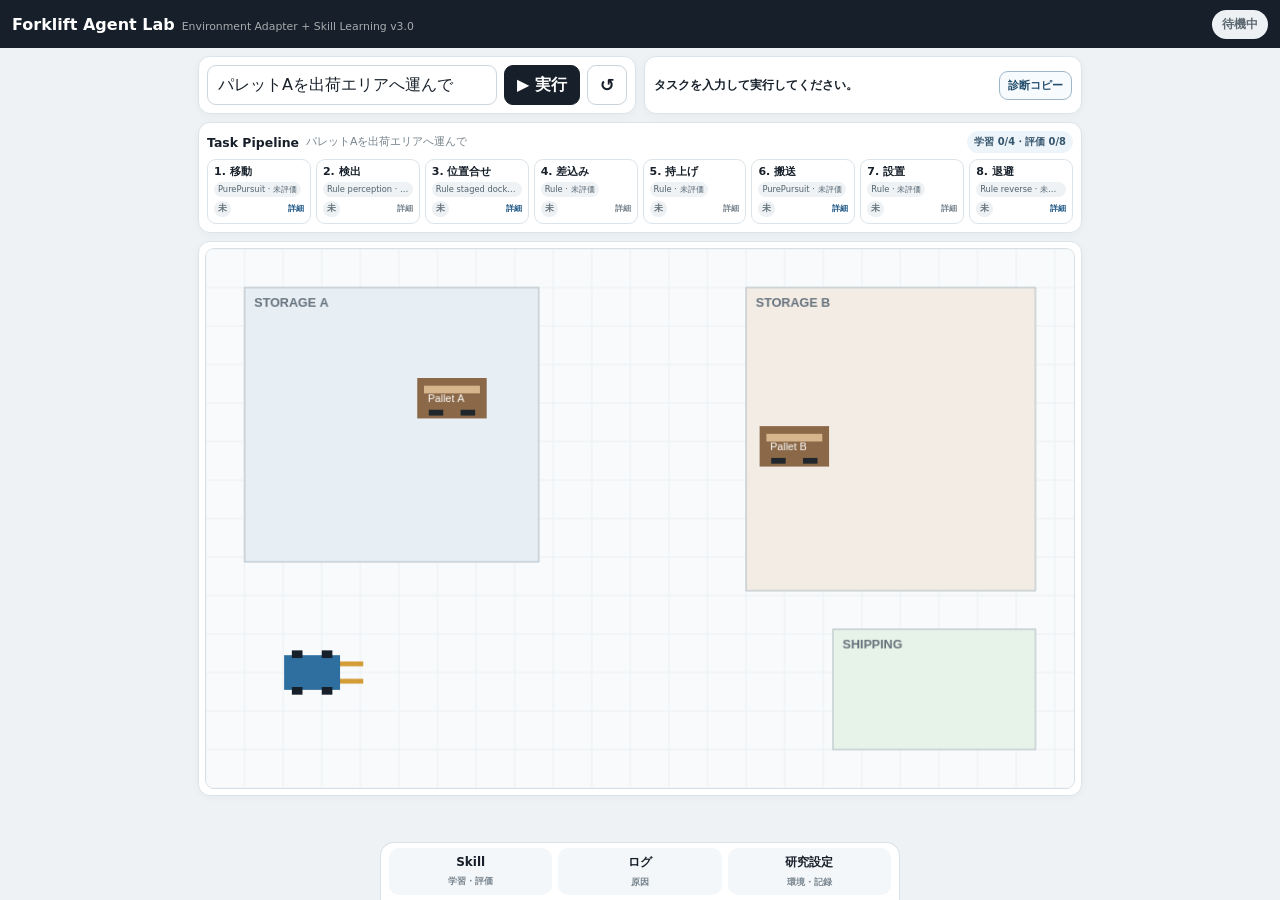
<file: index.html>
<!doctype html>
<html lang="ja">
<head>
  <meta charset="utf-8">
  <meta name="viewport" content="width=device-width,initial-scale=1,viewport-fit=cover">
  <title>Forklift Agent Lab v3.0</title>
  <link rel="stylesheet" href="./style.css">
</head>
<body>
<header class="mobile-header">
  <div><strong>Forklift Agent Lab</strong><span>Environment Adapter + Skill Learning v3.0</span></div>
  <div id="statusBadge" class="status-badge idle">待機中</div>
</header>

<main class="mobile-dashboard">
  <section class="task-strip">
    <input id="taskInput" value="パレットAを出荷エリアへ運んで" aria-label="タスク">
    <button id="runBtn" class="primary run-button">▶ 実行</button>
    <button id="resetBtn" class="icon-button" aria-label="最初に戻す">↺</button>
  </section>

  <section class="result-strip">
    <div class="result-main"><strong id="statusGuide">タスクを入力して実行してください。</strong><div id="failureSummary" class="failure-inline hidden">失敗: <code id="failureReason">-</code></div></div>
    <button id="copyDebugBtn" class="copy-btn compact">診断コピー</button>
  </section>

  <section class="pipeline-panel">
    <div class="pipeline-head"><div><strong>Task Pipeline</strong><span id="pipelineTaskName">パレット搬送</span></div><span id="pipelineLearnedSummary" class="learned-summary">学習 / 評価</span></div>
    <div id="taskPipeline" class="task-pipeline"></div>
  </section>

  <section class="sim-panel"><canvas id="simCanvas" width="900" height="560" aria-label="browser 2D smoke-test environment"></canvas></section>
</main>

<nav class="bottom-nav" aria-label="補助メニュー">
  <button data-open-sheet="learnSheet"><span>Skill</span><small>学習・評価</small></button>
  <button data-open-sheet="logSheet"><span>ログ</span><small>原因</small></button>
  <button data-open-sheet="settingsSheet"><span>研究設定</span><small>環境・記録</small></button>
</nav>

<div class="runtime-hidden" aria-hidden="true"><span id="statusTask"></span><span id="statusController"></span><span id="statusStep"></span><span id="statusCollision"></span></div>

<dialog id="learnSheet" class="bottom-sheet">
  <div class="sheet-head"><div><small>Taskを構成するSkillごとに管理</small><h2>Skill Learning / Evaluation</h2></div><button data-close-sheet>×</button></div>
  <div class="sheet-body"><p class="sheet-note">各Skillごとに学習状態と単体評価結果を確認できます。「評価」でそのSkillだけを複数条件でテストします。</p><div id="learningSkillList" class="learning-skill-list"></div></div>
</dialog>

<dialog id="logSheet" class="bottom-sheet">
  <div class="sheet-head"><div><small>失敗したときに見る</small><h2>Agent Log</h2></div><button data-close-sheet>×</button></div>
  <div class="sheet-body log-sheet-body"><div class="sheet-actions"><button class="copy-btn" data-copy-target="log">ログをコピー</button><button id="clearLogBtn">Clear</button></div><div id="log" class="log"></div></div>
</dialog>

<dialog id="settingsSheet" class="bottom-sheet tall-sheet">
  <div class="sheet-head"><div><small>実験条件とAdapter</small><h2>研究者向け設定</h2></div><button data-close-sheet>×</button></div>
  <div class="sheet-body settings-scroll">
    <details open>
      <summary>Environment Adapter</summary>
      <p class="sheet-note">上位のTask / Planner / Skill / Learningから実行環境を分離します。Browser 2DはUI・契約・動作確認用のSmoke Testであり、高忠実度シミュレータとして扱いません。</p>
      <div class="form-grid"><label>Environment<select id="environmentSelect"></select></label></div>
      <p id="environmentState" class="sheet-note">Environmentを読み込み中...</p>
    </details>

    <details open>
      <summary>Demonstration Recorder / 手動操作</summary>
      <p class="sheet-note">記録対象Skillを選び、「記録開始」後に方向ボタンを長押しします。1回の開始〜停止を1 Episodeとして保存し、Outcome / Quality / NoteはSkill学習画面で編集できます。記録元EnvironmentもDataset metadataへ保存します。</p>
      <div class="form-grid"><label>記録するSkill<select id="demoSkill"></select></label><label class="demo-replace-label"><span>Dataset</span><span><input id="demoReplaceToggle" type="checkbox"> 既存デモを置換</span></label></div>
      <div class="sheet-actions"><button id="demoRecordBtn" class="primary">● 記録開始</button><button id="demoStopBtn" disabled>■ 保存して停止</button><button id="demoDiscardBtn" disabled>破棄</button></div>
      <div id="demoRecordState" class="demo-record-state">Recorder: 待機中</div>
      <div class="manual-controls"><button data-manual="forward">↑ 前進</button><button data-manual="left">← 左</button><button data-manual="right">右 →</button><button data-manual="back">↓ 後退</button><button data-manual="lift">Fork</button></div>
      <div class="sheet-actions"><button id="stepBtn">1 Step</button><button id="planBtn">Task解析</button></div>
    </details>

    <details>
      <summary>Controller</summary>
      <div class="form-grid"><label>方式<select id="controllerSelect"><option value="pure_pursuit">Pure Pursuit</option><option value="rule_waypoint">Rule Waypoint</option><option value="pid_path">PID Path</option></select></label><label>Lookahead<input id="lookaheadInput" type="number" min="20" max="120" step="5" value="55"></label></div>
      <details class="nested-details"><summary>PID tuning</summary><div class="form-grid"><label>Kp<input id="pidKp" type="number" step="0.05" value="0.8"></label><label>Ki<input id="pidKi" type="number" step="0.01" value="0.01"></label><label>Kd<input id="pidKd" type="number" step="0.01" value="0.18"></label><label>CTE gain<input id="pidCte" type="number" step="0.1" value="1.2"></label></div></details>
    </details>

    <details><summary>Failure Lab</summary><div class="toggle-list"><label><input id="obstacleToggle" type="checkbox"> 障害物</label><label><input id="detectFailToggle" type="checkbox"> 検出を強制失敗</label><label><input id="alignFailToggle" type="checkbox"> 位置合わせを強制失敗</label><label><input id="insertFailToggle" type="checkbox"> 差し込みを強制失敗</label></div></details>

    <details><summary>Benchmark</summary><p class="sheet-note">Benchmark結果にはEnvironment ID/version/fidelityも保存します。</p><div class="form-grid"><label>Seed<input id="benchmarkSeed" type="text" value="42"></label><label>Scenarios<input id="benchmarkScenarios" type="number" min="1" max="50" value="8"></label></div><div class="sheet-actions"><button id="batchBtn" class="primary">実行</button><button id="benchmarkJsonBtn">JSON</button><button id="benchmarkCsvBtn">CSV</button><button class="copy-btn" data-copy-target="batchState">コピー</button></div><pre id="batchState" class="data-box small">No benchmark result yet.</pre></details>

    <details><summary>内部データ</summary>
      <h3>Episode</h3><div class="sheet-actions"><button class="copy-btn" data-copy-target="episodeState">コピー</button><button id="downloadEpisodeBtn">JSON保存</button></div><pre id="episodeState" class="data-box"></pre>
      <h3>Decision History</h3><div id="skillQueue" class="skill-queue"></div>
      <h3>Agent State</h3><button class="copy-btn" data-copy-target="agentState">コピー</button><pre id="agentState" class="data-box"></pre>
      <h3>Robot / Environment State</h3><button class="copy-btn" data-copy-target="robotState">コピー</button><pre id="robotState" class="data-box"></pre>
    </details>
  </div>
</dialog>

<div id="toast" class="toast" role="status" aria-live="polite"></div>
<script type="module" src="./app.js"></script>
<script type="module" src="./pipeline.js"></script>
<script type="module" src="./mobile_ui.js"></script>
</body>
</html>
</file>
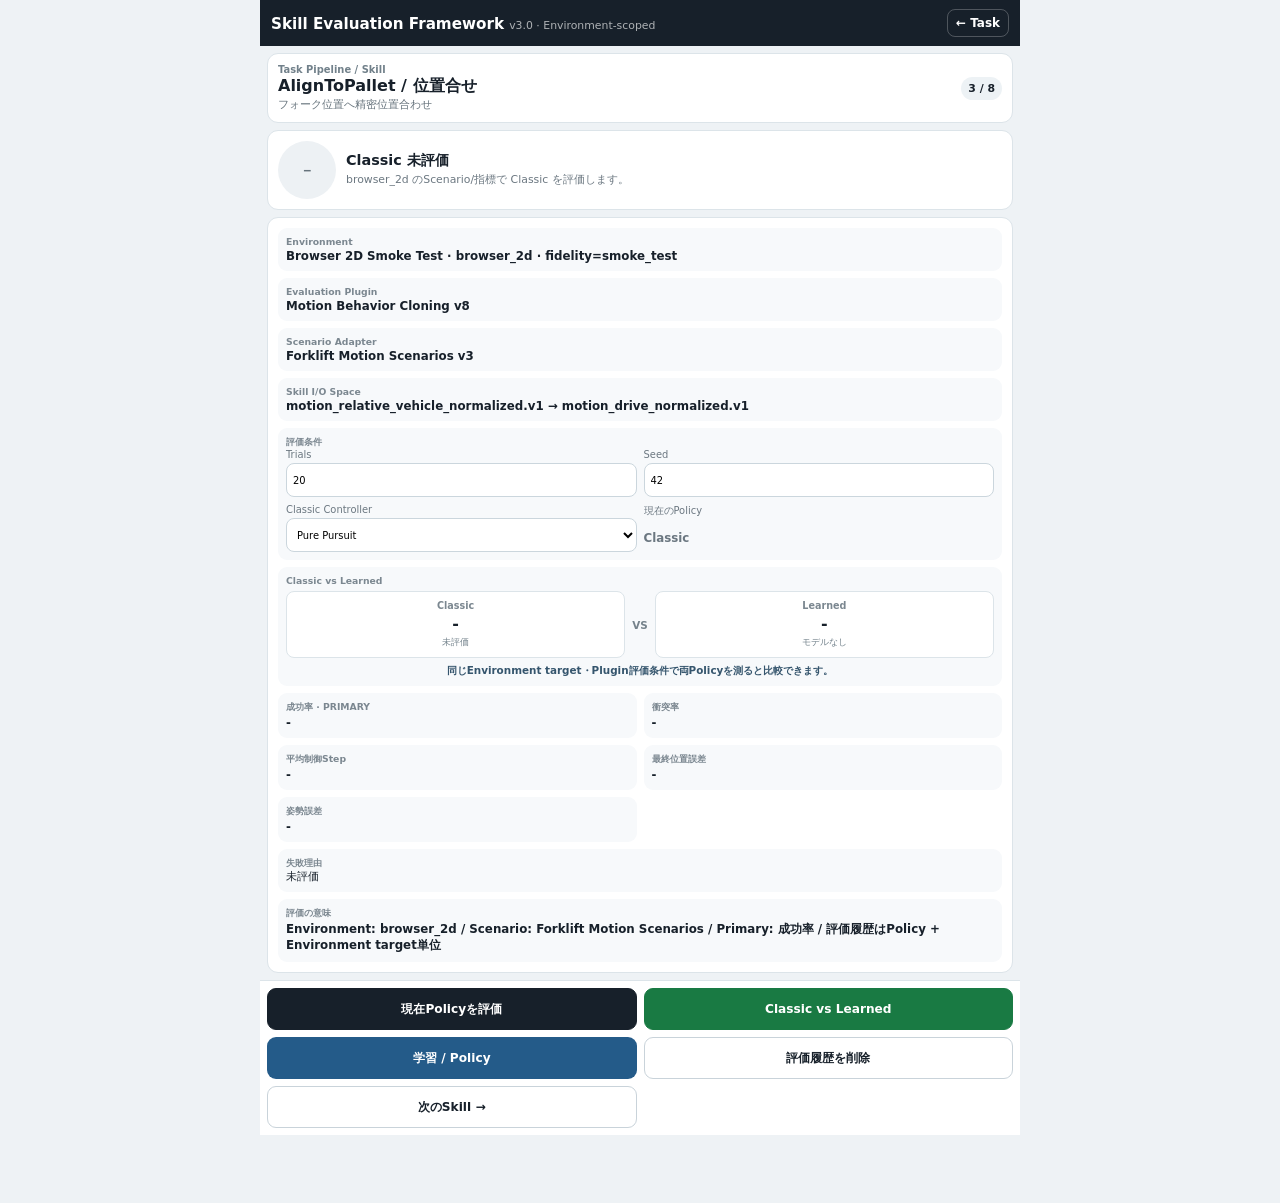
<file: evaluate.html>
<!doctype html>
<html lang="ja">
<head>
<meta charset="utf-8"><meta name="viewport" content="width=device-width,initial-scale=1,viewport-fit=cover">
<title>Skill Evaluation Framework v3.0</title><link rel="stylesheet" href="./style.css">
<style>
body{min-height:100dvh;overflow:hidden;background:#eef2f5}.eval-screen{height:100dvh;display:grid;grid-template-rows:auto 1fr auto;max-width:760px;margin:auto}.eval-top{padding:9px 11px;background:#17202a;color:#fff;display:flex;align-items:center;justify-content:space-between}.eval-top strong{font-size:.95rem}.eval-top span{font-size:.68rem;opacity:.65}.back-link{color:#fff;text-decoration:none;font-weight:800;font-size:.75rem;border:1px solid rgba(255,255,255,.24);border-radius:8px;padding:6px 8px}.eval-main{min-height:0;padding:7px;display:grid;grid-template-rows:auto auto 1fr;gap:7px;overflow:hidden}.skill-focus,.score-card,.eval-grid{background:#fff;border:1px solid #dce4e9;border-radius:11px;padding:10px}.skill-focus{display:flex;justify-content:space-between;gap:8px;align-items:center}.skill-focus small{display:block;font-size:.62rem;color:#71808a;font-weight:800}.skill-focus h1{font-size:1rem;margin:1px 0}.skill-focus p{font-size:.68rem;margin:0;color:#66737c}.skill-number{font-size:.68rem;font-weight:900;background:#edf2f5;border-radius:999px;padding:5px 7px}.score-card{display:grid;grid-template-columns:auto 1fr;gap:10px;align-items:center}.score-ring{width:58px;height:58px;border-radius:50%;display:grid;place-items:center;background:#edf1f4;color:#66737c;font-size:.9rem;font-weight:900}.score-ring.good{background:#dff2e6;color:#176b3b}.score-ring.bad{background:#ffe1de;color:#a11d14}.score-card h2{font-size:.9rem;margin:0}.score-card p{font-size:.68rem;color:#6b7780;margin:3px 0}.eval-grid{min-height:0;overflow:auto;display:grid;grid-template-columns:1fr 1fr;gap:7px}.metric{background:#f7f9fb;border-radius:9px;padding:8px}.metric span{display:block;font-size:.58rem;color:#7b8790;font-weight:800}.metric strong{display:block;font-size:.74rem;margin-top:2px;overflow-wrap:anywhere}.metric.full{grid-column:1/-1}.eval-settings{display:grid;grid-template-columns:1fr 1fr;gap:7px}.eval-settings label{display:grid;gap:3px;font-size:.62rem;color:#6b7780}.eval-settings input,.eval-settings select{width:100%;min-height:34px;border:1px solid #cbd6dd;border-radius:8px;padding:6px;background:#fff}.failure-box{font-size:.66rem;white-space:pre-wrap;overflow-wrap:anywhere;margin:0}.comparison{display:grid;grid-template-columns:1fr auto 1fr;gap:7px;align-items:stretch;margin-top:5px}.compare-side{background:#fff;border:1px solid #dce4e9;border-radius:8px;padding:8px;text-align:center}.compare-side span{font-size:.6rem}.compare-side strong{font-size:1rem;margin-top:3px}.compare-side small{display:block;font-size:.58rem;color:#71808a;margin-top:3px}.compare-vs{display:grid;place-items:center;font-size:.65rem;font-weight:900;color:#75828b}.compare-delta{margin-top:6px;font-size:.65rem;font-weight:850;text-align:center;color:#35556d}.eval-actions{display:grid;grid-template-columns:1fr 1fr;gap:7px;padding:7px max(7px,env(safe-area-inset-right)) calc(7px + env(safe-area-inset-bottom)) max(7px,env(safe-area-inset-left));background:#fff;border-top:1px solid #dce4e9}.eval-actions button,.eval-actions a{min-height:42px;font-size:.76rem}.run-eval{background:#17202a;color:#fff;border-color:#17202a}.compare-btn{background:#197a43;color:#fff;border-color:#197a43}.skill-link{background:#245b89;color:#fff;text-decoration:none;border-radius:9px;display:flex;align-items:center;justify-content:center;font-weight:850}.progress{font-size:.66rem;color:#9a6700;font-weight:800}.hidden{display:none!important}@media(min-width:700px){body{overflow:auto}.eval-screen{height:auto;min-height:100dvh}.eval-main,.eval-grid{overflow:visible}}
</style></head>
<body><div class="eval-screen">
<header class="eval-top"><div><strong>Skill Evaluation Framework</strong> <span>v3.0 · Environment-scoped</span></div><a class="back-link" href="./index.html">← Task</a></header>
<main class="eval-main">
<section class="skill-focus"><div><small>Task Pipeline / Skill</small><h1 id="skillTitle">読み込み中...</h1><p id="skillDesc"></p></div><div id="skillNumber" class="skill-number">- / 8</div></section>
<section class="score-card"><div id="scoreRing" class="score-ring">－</div><div><h2 id="scoreTitle">未評価</h2><p id="scoreMessage">Plugin定義を読み込み中...</p><div id="progress" class="progress hidden"></div></div></section>
<section class="eval-grid">
<div class="metric full"><span>Environment</span><strong id="environmentState">-</strong></div>
<div class="metric full"><span>Evaluation Plugin</span><strong id="pluginState">-</strong></div>
<div class="metric full"><span>Scenario Adapter</span><strong id="scenarioAdapterState">-</strong></div>
<div class="metric full"><span>Skill I/O Space</span><strong id="ioSpaceState">-</strong></div>
<div class="metric full"><span>評価条件</span><div id="evaluationParameters" class="eval-settings"></div></div>
<div class="metric full"><span>Classic vs Learned</span><div class="comparison"><div class="compare-side"><span>Classic</span><strong id="classicScore">-</strong><small id="classicMeta">未評価</small></div><div class="compare-vs">VS</div><div class="compare-side"><span>Learned</span><strong id="learnedScore">-</strong><small id="learnedMeta">現在Modelは未評価</small></div></div><div id="compareDelta" class="compare-delta">同じEnvironment・条件で比較できます。</div></div>
<div id="metricHost" style="display:contents"></div>
<div class="metric full"><span>評価の意味</span><strong id="evalNote">Environment / Model ID単位で評価結果を分離します。</strong></div>
</section></main>
<footer class="eval-actions"><button id="runBtn" class="run-eval">現在Policyを評価</button><button id="compareBtn" class="compare-btn">Classic vs Learned</button><a id="learnLink" class="skill-link" href="#">学習 / Policy</a><button id="clearBtn">評価履歴を削除</button><button id="nextBtn">次のSkill →</button></footer>
</div><script type="module" src="./src/learning/ui/evaluation_page.js"></script></body></html>
</file>
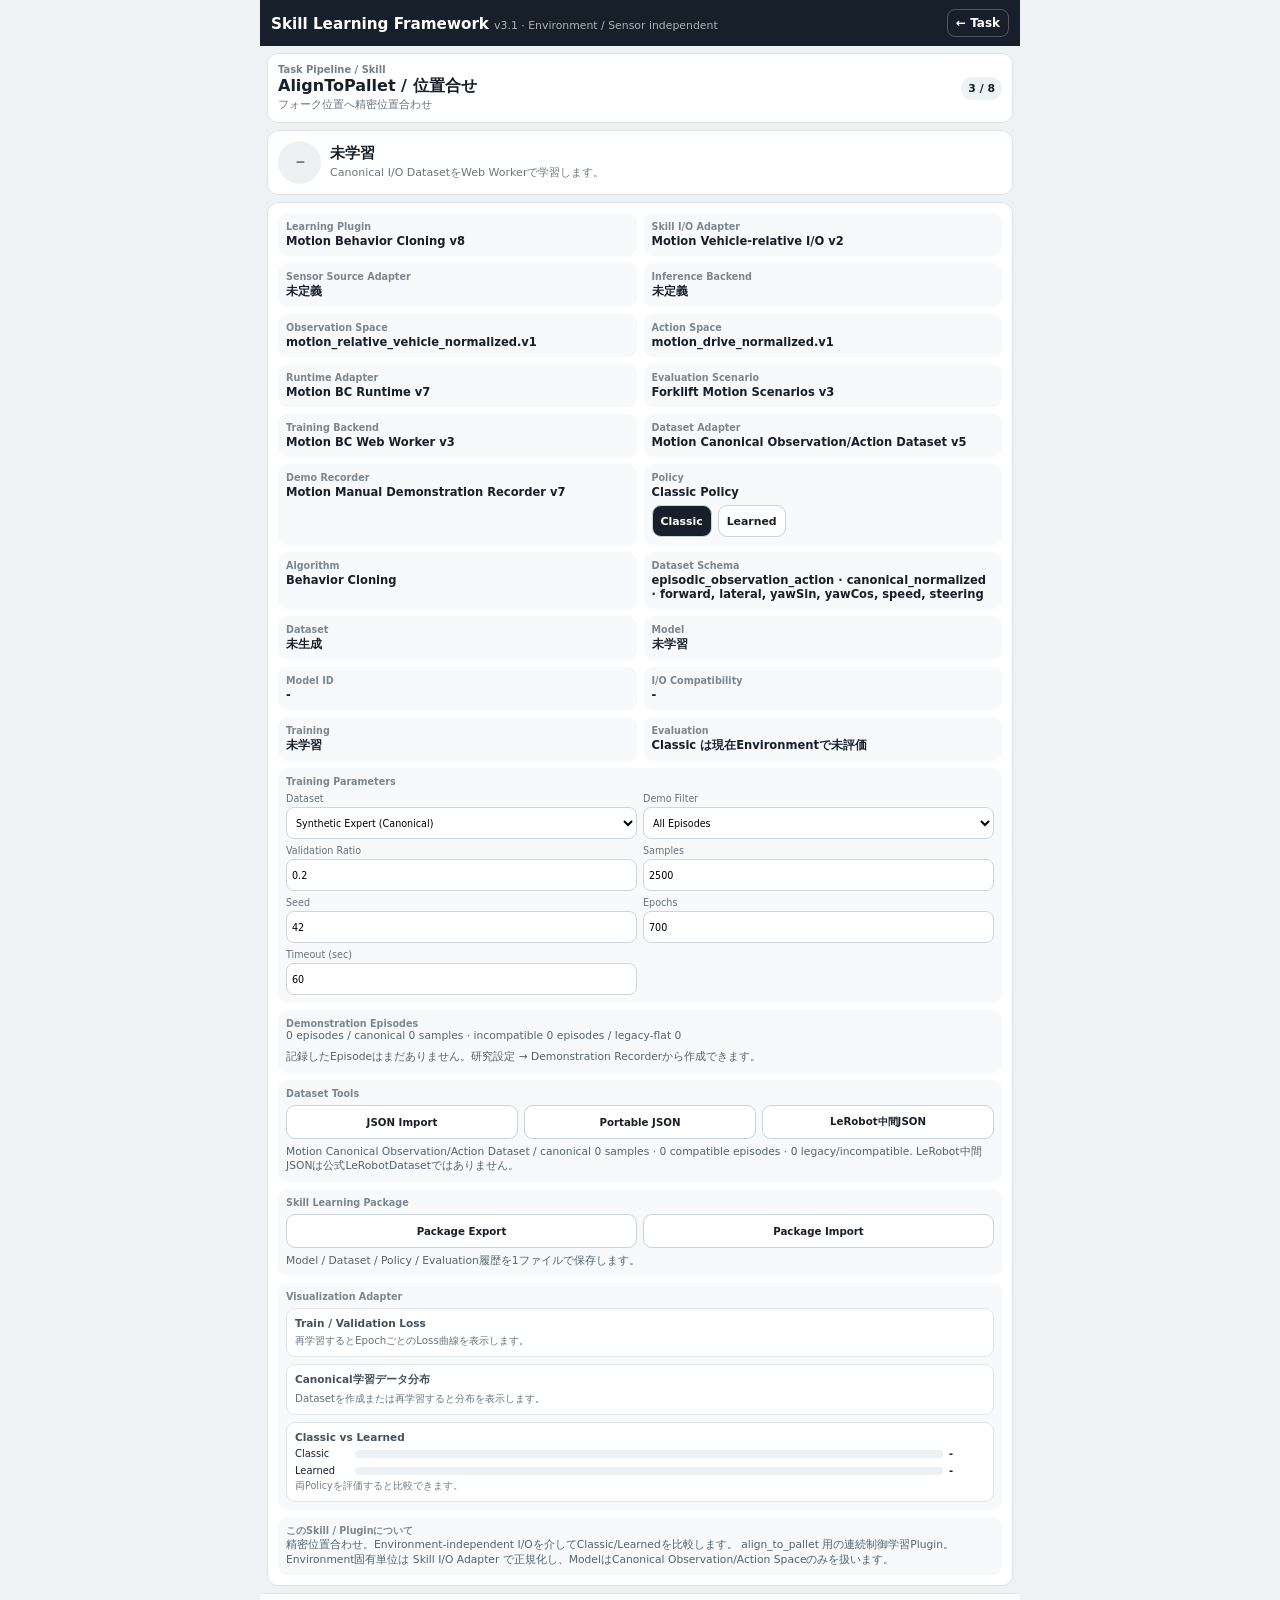
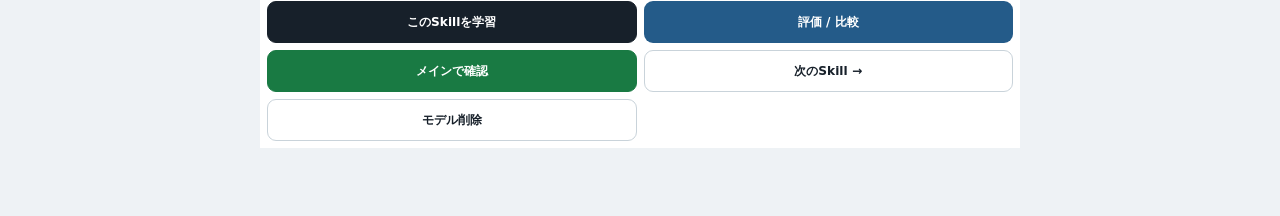
<file: learn.html>
<!doctype html>
<html lang="ja">
<head>
  <meta charset="utf-8"><meta name="viewport" content="width=device-width,initial-scale=1,viewport-fit=cover">
  <title>Skill Learning Framework v3.1</title><link rel="stylesheet" href="./style.css"><link rel="stylesheet" href="./learning_framework.css">
  <style>.demo-episode-list{display:grid;gap:6px;margin-top:7px}.demo-episode-row{background:#fff;border:1px solid #dce4e9;border-radius:8px;padding:7px}.demo-episode-head{display:flex;justify-content:space-between;gap:6px;align-items:center;margin-bottom:6px}.demo-episode-head strong{font-size:.64rem;overflow-wrap:anywhere}.demo-episode-head span{font-size:.55rem;color:#7b8790;text-align:right}.demo-episode-controls{display:grid;grid-template-columns:1fr 1fr minmax(90px,1.4fr) auto;gap:5px}.demo-episode-controls select,.demo-episode-controls input{min-width:0;width:100%;height:32px;border:1px solid #cbd6dd;border-radius:7px;padding:4px;font-size:.6rem;background:#fff}.episode-delete{height:32px;padding:4px 7px;font-size:.6rem;color:#a11d14;border-color:#efafa8;background:#fff0ee}@media(max-width:520px){.demo-episode-controls{grid-template-columns:1fr 1fr}.demo-episode-controls input{grid-column:1/-1}.episode-delete{grid-column:1/-1}.demo-episode-head{align-items:flex-start;flex-direction:column}.demo-episode-head span{text-align:left}}</style>
</head>
<body><div class="learn-screen">
<header class="learn-top"><div><strong>Skill Learning Framework</strong> <span>v3.1 · Environment / Sensor independent</span></div><a class="back-link" href="./index.html">← Task</a></header>
<main class="learn-main">
<section class="skill-focus"><div><small>Task Pipeline / Skill</small><h1 id="skillTitle">読み込み中...</h1><p id="skillDesc"></p></div><div id="skillNumber" class="skill-number">- / 8</div></section>
<section class="learn-status"><div id="learnIndicator" class="learn-indicator">－</div><div><h2 id="learnTitle">確認中...</h2><p id="learnMessage"></p><div id="trainingNote" class="training-note hidden">学習中...</div><button id="cancelTrainBtn" class="cancel-training hidden">学習をキャンセル</button></div></section>
<section class="learning-grid">
<div class="learning-item"><span>Learning Plugin</span><strong id="pluginState">-</strong></div>
<div class="learning-item"><span>Skill I/O Adapter</span><strong id="ioAdapterState">-</strong></div>
<div class="learning-item"><span>Sensor Source Adapter</span><strong id="sensorSourceState">-</strong></div>
<div class="learning-item"><span>Inference Backend</span><strong id="inferenceBackendState">-</strong></div>
<div class="learning-item"><span>Observation Space</span><strong id="observationSpaceState">-</strong></div>
<div class="learning-item"><span>Action Space</span><strong id="actionSpaceState">-</strong></div>
<div class="learning-item"><span>Runtime Adapter</span><strong id="runtimeAdapterState">-</strong></div>
<div class="learning-item"><span>Evaluation Scenario</span><strong id="scenarioAdapterState">-</strong></div>
<div class="learning-item"><span>Training Backend</span><strong id="trainingBackendState">-</strong></div>
<div class="learning-item"><span>Dataset Adapter</span><strong id="datasetAdapterState">-</strong></div>
<div class="learning-item"><span>Demo Recorder</span><strong id="demoRecorderState">-</strong></div>
<div class="learning-item"><span>Policy</span><strong id="policyState">-</strong><div id="policyButtons" class="policy-buttons"></div></div>
<div class="learning-item"><span>Algorithm</span><strong id="algorithmState">-</strong></div>
<div class="learning-item"><span>Dataset Schema</span><strong id="datasetSchema">-</strong></div>
<div class="learning-item"><span>Dataset</span><strong id="datasetState">-</strong></div>
<div class="learning-item"><span>Model</span><strong id="modelState">-</strong></div>
<div class="learning-item"><span>Model ID</span><strong id="modelIdState">-</strong></div>
<div class="learning-item"><span>I/O Compatibility</span><strong id="ioCompatibilityState">-</strong></div>
<div class="learning-item"><span>Training</span><strong id="trainingState">-</strong></div>
<div class="learning-item"><span>Evaluation</span><strong id="evaluationState">未実施</strong></div>
<div class="learning-item full"><span>Training Parameters</span><div id="trainingParameters" class="plugin-parameters"></div></div>
<div id="episodeCard" class="learning-item full"><span>Demonstration Episodes</span><p id="episodeSummary" class="learning-note">Episodeを読み込み中...</p><div id="episodeHost" class="demo-episode-list"></div></div>
<div id="datasetToolsCard" class="learning-item full"><span>Dataset Tools</span><div class="dataset-tools"><input id="datasetImportInput" type="file" accept="application/json,.json" hidden><button id="datasetImportBtn">JSON Import</button><button id="datasetExportBtn">Portable JSON</button><button id="lerobotExportBtn">LeRobot中間JSON</button></div><p id="datasetToolState" class="learning-note"></p></div>
<div class="learning-item full"><span>Skill Learning Package</span><div class="package-tools"><input id="packageImportInput" type="file" accept="application/json,.json" hidden><button id="packageExportBtn">Package Export</button><button id="packageImportBtn">Package Import</button></div><p id="packageState" class="learning-note">Model / Dataset / Policy / Evaluation履歴を1ファイルで保存します。</p></div>
<div class="learning-item full"><span>Visualization Adapter</span><div id="visualizationHost" class="plugin-viz-host"></div></div>
<div class="learning-item full"><span>このSkill / Pluginについて</span><p id="skillNote" class="learning-note"></p></div>
</section></main>
<footer class="learn-actions"><button id="trainBtn" class="primary-action">このSkillを学習</button><a id="evalLink" class="eval-link" href="#">評価 / 比較</a><a class="go-main" href="./index.html">メインで確認</a><button id="nextBtn">次のSkill →</button><button id="clearBtn">モデル削除</button></footer>
</div><script type="module" src="./src/learning/ui/learning_page.js"></script><script type="module" src="./src/learning/ui/plugin_extension_state.js"></script></body></html>
</file>
<file: style.css>
:root{font-family:Inter,system-ui,-apple-system,BlinkMacSystemFont,"Segoe UI",sans-serif;color:#17202a;background:#eef2f5;--ink:#17202a;--muted:#6b7780;--line:#dce4e9;--soft:#f7f9fb;--ok:#197a43;--ok-bg:#eaf7ef;--warn:#9a6700;--warn-bg:#fff7df;--bad:#b42318;--bad-bg:#fff0ee;--blue:#245b89}*{box-sizing:border-box}html,body{margin:0;min-height:100%;background:#eef2f5}button,input,select{font:inherit}button{border:1px solid #c9d3da;background:#fff;color:var(--ink);border-radius:9px;padding:8px 10px;font-weight:750;cursor:pointer}button.primary,.sheet-primary-link{background:var(--ink);color:#fff;border-color:var(--ink)}.copy-btn{border-color:#9fb6c7;color:#244e6d;background:#f7fbfe}.hidden{display:none!important}.runtime-hidden{display:none}.mobile-header{height:48px;background:#17202a;color:#fff;padding:0 12px;display:flex;align-items:center;justify-content:space-between;gap:8px}.mobile-header>div:first-child{display:flex;align-items:baseline;gap:7px;min-width:0}.mobile-header strong{font-size:1rem;white-space:nowrap}.mobile-header span{font-size:.68rem;opacity:.62}.status-badge{display:inline-flex;padding:6px 10px;border-radius:999px;font-weight:900;font-size:.76rem;white-space:nowrap}.status-badge.idle{background:#edf1f4;color:#5e6a72}.status-badge.running,.status-badge.ready,.status-badge.recovering{background:var(--warn-bg);color:var(--warn)}.status-badge.done{background:var(--ok-bg);color:var(--ok)}.status-badge.failed,.status-badge.invalid,.status-badge.aborted{background:var(--bad-bg);color:var(--bad)}.mobile-dashboard{max-width:900px;margin:auto;padding:8px;display:grid;gap:8px;grid-template-columns:1fr;grid-template-rows:auto auto auto 1fr}.task-strip,.result-strip,.pipeline-panel,.sim-panel{background:#fff;border:1px solid var(--line);border-radius:12px;box-shadow:0 2px 9px rgba(15,23,42,.035)}.task-strip{padding:8px;display:grid;grid-template-columns:minmax(0,1fr) auto auto;gap:7px;align-items:center}.task-strip input{min-width:0;width:100%;height:40px;border:1px solid #cbd6dd;border-radius:9px;padding:0 10px;color:var(--ink);background:#fff}.run-button{min-width:76px;height:40px}.icon-button{width:40px;height:40px;font-size:1.1rem}.result-strip{padding:7px 9px;display:flex;align-items:center;justify-content:space-between;gap:8px;min-height:44px}.result-main{min-width:0;display:flex;align-items:center;gap:8px;overflow:hidden}.result-main>strong{font-size:.76rem;white-space:nowrap;overflow:hidden;text-overflow:ellipsis}.failure-inline{font-size:.72rem;color:var(--bad);white-space:nowrap;overflow:hidden;text-overflow:ellipsis}.failure-inline code{font-size:.7rem}.compact{padding:6px 8px;font-size:.7rem;white-space:nowrap}.pipeline-panel{padding:8px}.pipeline-head{display:flex;align-items:center;justify-content:space-between;gap:8px;margin-bottom:6px}.pipeline-head>div{display:flex;align-items:center;gap:7px;min-width:0}.pipeline-head strong{font-size:.78rem}.pipeline-head>div span{font-size:.68rem;color:#75828b;white-space:nowrap;overflow:hidden;text-overflow:ellipsis}.learned-summary{font-size:.62rem!important;font-weight:850;color:#35556d!important;background:#eef5fa;border-radius:999px;padding:4px 7px;white-space:nowrap}.task-pipeline{display:grid;grid-template-columns:repeat(4,minmax(0,1fr));gap:5px}.pipeline-skill{position:relative;border:1px solid #dce4e9;border-radius:9px;padding:6px;min-width:0;background:#fff}.pipeline-skill.current{border-color:#d5a623;background:#fffaf0}.pipeline-skill.success{border-color:#9ed4b2;background:#f4fbf6}.pipeline-skill.failed{border-color:#efafa8;background:#fff6f5}.skill-order{display:none}.skill-main{min-width:0}.skill-main strong{display:block;font-size:.69rem;line-height:1.08;white-space:nowrap;overflow:hidden;text-overflow:ellipsis}.skill-desc{display:none}.skill-meta{margin-top:4px;display:flex;gap:3px;min-width:0}.skill-meta span{font-size:.52rem;background:#eef2f5;border-radius:999px;padding:2px 4px;color:#53636e;white-space:nowrap;overflow:hidden;text-overflow:ellipsis}.skill-meta span:nth-child(2){display:none}.skill-side{display:flex;align-items:center;justify-content:space-between;gap:3px;margin-top:4px}.pipeline-status{font-size:.54rem;font-weight:900;border-radius:999px;padding:2px 4px;background:#edf1f4;color:#66737c;white-space:nowrap}.pipeline-status.current{background:#fff0b8;color:#815c00}.pipeline-status.success{background:#dff2e6;color:#176b3b}.pipeline-status.failed{background:#ffe1de;color:#a11d14}.skill-learn-link{font-size:.53rem;font-weight:850;color:#245b89;text-decoration:none;white-space:nowrap}.sim-panel{padding:6px;min-height:0;display:flex;align-items:center;justify-content:center;overflow:hidden}.sim-panel canvas{display:block;max-width:100%;max-height:100%;width:100%;height:auto;aspect-ratio:900/560;background:#f8fafb;border:1px solid #d7dfe4;border-radius:9px;touch-action:none}.bottom-nav{position:fixed;left:0;right:0;bottom:0;z-index:30;height:58px;padding:5px 8px calc(5px + env(safe-area-inset-bottom));background:rgba(255,255,255,.96);border-top:1px solid #d9e1e6;display:grid;grid-template-columns:repeat(3,1fr);gap:6px;backdrop-filter:blur(12px)}.bottom-nav button{border:0;background:#f4f7f9;border-radius:10px;display:grid;place-items:center;padding:4px}.bottom-nav span{font-size:.75rem;font-weight:850}.bottom-nav small{font-size:.58rem;color:#7a8790}.bottom-sheet{width:min(680px,100%);max-width:none;margin:auto 0 0 0;border:0;border-radius:18px 18px 0 0;padding:0;background:#fff;color:var(--ink);max-height:82dvh;box-shadow:0 -12px 35px rgba(0,0,0,.18)}.bottom-sheet::backdrop{background:rgba(20,28,34,.42)}.sheet-head{position:sticky;top:0;z-index:2;background:#fff;border-bottom:1px solid #e6ecef;padding:12px 14px;display:flex;align-items:center;justify-content:space-between;gap:10px}.sheet-head small{display:block;font-size:.67rem;color:#7a8790}.sheet-head h2{font-size:1rem;margin:2px 0 0}.sheet-head>button{width:36px;height:36px;border-radius:50%;font-size:1.15rem}.sheet-body{padding:14px}.sheet-body p{color:var(--muted);font-size:.8rem}.sheet-primary-link{display:flex;align-items:center;justify-content:center;text-decoration:none;border-radius:10px;padding:11px 13px;font-weight:850;margin-top:12px}.model-state{display:flex;align-items:center;justify-content:space-between;gap:10px;padding:10px 0;border-top:1px solid #edf1f4}.model-state span{font-size:.74rem;color:#77848c}.model-state strong{font-size:.8rem}.sheet-note{margin-bottom:0}.sheet-actions,.manual-controls{display:flex;flex-wrap:wrap;gap:7px;margin:8px 0}.manual-controls button{touch-action:none;user-select:none;-webkit-user-select:none;min-width:76px}.manual-controls button.manual-active{background:#17202a;color:#fff;border-color:#17202a;transform:translateY(1px)}.demo-record-state{font-size:.72rem;font-weight:800;color:#53636e;background:#f7f9fb;border:1px solid #e4eaee;border-radius:8px;padding:8px;margin-top:8px}.demo-record-state.recording{background:#fff0ee;border-color:#efb1aa;color:#a11d14}.demo-replace-label>span:last-child{display:flex;align-items:center;gap:6px;min-height:36px}.demo-replace-label input{width:auto;min-height:auto}.log-sheet-body{padding-top:8px}.log{height:52dvh;overflow:auto;background:#111820;color:#d9e2e8;border-radius:10px;padding:10px;font-family:ui-monospace,SFMono-Regular,Menlo,monospace;font-size:.72rem}.log-line{padding:4px 0;border-bottom:1px solid rgba(255,255,255,.05);overflow-wrap:anywhere}.log-line .time{color:#758695}.log-line.planner{color:#9ad0ff}.log-line.skill{color:#ffd48c}.log-line.success{color:#9de39d}.log-line.error{color:#ff9d9d}.settings-scroll{overflow:auto;max-height:calc(82dvh - 60px)}.settings-scroll>details{border-bottom:1px solid #edf1f4;padding:9px 0}.settings-scroll summary{font-size:.88rem;font-weight:850;cursor:pointer}.form-grid{display:grid;grid-template-columns:1fr 1fr;gap:8px;margin-top:9px}.form-grid label{display:grid;gap:3px;font-size:.72rem;color:#66727c}.form-grid input,.form-grid select{width:100%;border:1px solid #cbd6dd;border-radius:8px;padding:8px;min-height:36px;background:#fff}.toggle-list{display:grid;gap:7px;margin-top:8px;font-size:.8rem}.nested-details{margin-top:8px}.data-box{white-space:pre-wrap;overflow-wrap:anywhere;background:#f7f9fa;border:1px solid #edf1f4;border-radius:8px;padding:9px;font-size:.7rem;line-height:1.4;max-height:260px;overflow:auto}.data-box.small{max-height:180px}.skill-queue{display:grid;gap:6px}.skill-item{border:1px solid #dce3e8;border-radius:8px;padding:7px;font-size:.72rem}.toast{position:fixed;left:50%;bottom:70px;transform:translate(-50%,16px);background:#17202a;color:#fff;border-radius:999px;padding:9px 14px;font-size:.75rem;font-weight:750;opacity:0;pointer-events:none;transition:.18s;z-index:100}.toast.show{opacity:1;transform:translate(-50%,0)}
@media(max-width:760px){html,body{height:100%;overflow:hidden}.mobile-dashboard{height:calc(100dvh - 48px - 58px - env(safe-area-inset-bottom));padding:6px;gap:6px;grid-template-rows:48px 38px 126px minmax(0,1fr)}.task-strip,.result-strip,.pipeline-panel,.sim-panel{border-radius:10px}.task-strip{padding:4px 6px}.task-strip input{height:38px;font-size:.78rem}.run-button,.icon-button{height:38px}.result-strip{padding:4px 7px;min-height:38px}.result-main>strong{font-size:.68rem}.compact{font-size:.63rem;padding:5px 7px}.pipeline-panel{padding:6px}.pipeline-head{margin-bottom:4px}.pipeline-head strong{font-size:.72rem}.pipeline-head>div span{font-size:.6rem}.task-pipeline{gap:4px}.pipeline-skill{padding:5px}.skill-main strong{font-size:.62rem}.skill-meta{margin-top:3px}.skill-meta span{font-size:.48rem}.skill-side{margin-top:3px}.pipeline-status,.skill-learn-link{font-size:.48rem}.sim-panel{padding:4px}.bottom-sheet{width:100%}}
@media(min-width:761px){body{padding-bottom:68px}.mobile-dashboard{grid-template-columns:1fr 1fr;grid-template-areas:"task result" "pipe pipe" "sim sim";grid-template-rows:auto auto minmax(360px,1fr)}.task-strip{grid-area:task}.result-strip{grid-area:result}.pipeline-panel{grid-area:pipe}.sim-panel{grid-area:sim}.bottom-nav{left:50%;right:auto;transform:translateX(-50%);width:min(520px,100%);border:1px solid #d9e1e6;border-bottom:0;border-radius:14px 14px 0 0}.task-pipeline{grid-template-columns:repeat(8,minmax(0,1fr))}}
</file>
<file: learning_framework.css>
body{min-height:100dvh;overflow:hidden;background:#eef2f5}.learn-screen{height:100dvh;display:grid;grid-template-rows:auto 1fr auto;max-width:760px;margin:auto}.learn-top{padding:9px 11px;background:#17202a;color:#fff;display:flex;align-items:center;justify-content:space-between}.learn-top strong{font-size:.95rem}.learn-top span{font-size:.68rem;opacity:.65}.back-link{color:#fff;text-decoration:none;font-weight:800;font-size:.75rem;border:1px solid rgba(255,255,255,.24);border-radius:8px;padding:6px 8px}.learn-main{min-height:0;padding:7px;display:grid;grid-template-rows:auto auto 1fr;gap:7px;overflow:hidden}.skill-focus,.learn-status,.learning-grid{background:#fff;border:1px solid #dce4e9;border-radius:11px;padding:10px}.skill-focus{display:flex;justify-content:space-between;gap:8px;align-items:center}.skill-focus small{display:block;font-size:.62rem;color:#71808a;font-weight:800}.skill-focus h1{font-size:1rem;margin:1px 0}.skill-focus p{font-size:.68rem;margin:0;color:#66737c}.skill-number{font-size:.68rem;font-weight:900;background:#edf2f5;border-radius:999px;padding:5px 7px}.learn-status{display:grid;grid-template-columns:auto 1fr;gap:9px;align-items:center}.learn-indicator{width:43px;height:43px;border-radius:50%;display:grid;place-items:center;font-weight:900;background:#edf1f4;color:#66737c}.learn-indicator.ready{background:#dff2e6;color:#176b3b}.learn-indicator.blocked{background:#fff0ee;color:#a11d14}.learn-status h2{font-size:.92rem;margin:0}.learn-status p{font-size:.69rem;margin:2px 0;color:#6b7780}.learning-grid{min-height:0;overflow:auto;display:grid;grid-template-columns:1fr 1fr;gap:7px}.learning-item{background:#f7f9fb;border-radius:9px;padding:8px;min-width:0}.learning-item>span{display:block;font-size:.6rem;color:#7b8790;font-weight:800}.learning-item>strong{display:block;font-size:.72rem;margin-top:2px;overflow-wrap:anywhere}.learning-item.full{grid-column:1/-1}.learning-note{font-size:.67rem!important;line-height:1.35;margin:0!important;color:#53636e!important}.policy-buttons{display:flex;gap:6px;margin-top:6px}.policy-buttons button{min-height:32px;padding:5px 8px;font-size:.68rem}.policy-buttons button.active{background:#17202a;color:#fff}.plugin-parameters{display:grid;grid-template-columns:1fr 1fr;gap:6px;margin-top:6px}.plugin-parameters label{font-size:.6rem;color:#65737c;display:grid;gap:3px}.plugin-parameters input,.plugin-parameters select{width:100%;min-height:32px;border:1px solid #cbd6dd;border-radius:8px;padding:5px;background:#fff}.parameter-empty{font-size:.66rem;color:#7a8790}.dataset-tools,.package-tools{display:grid;grid-template-columns:repeat(3,1fr);gap:6px;margin:6px 0}.package-tools{grid-template-columns:1fr 1fr}.dataset-tools button,.package-tools button{min-height:34px;font-size:.64rem;padding:5px}.cancel-training{margin-top:5px;min-height:30px;padding:4px 8px;font-size:.65rem;background:#fff0ee;color:#a11d14;border-color:#efafa8}.plugin-viz-host{display:grid;gap:7px;margin-top:6px}.plugin-viz-card{background:#fff;border:1px solid #e0e7eb;border-radius:9px;padding:8px;min-width:0}.plugin-viz-title{font-size:.66rem;font-weight:900;color:#43525c;margin-bottom:5px}.plugin-viz-canvas{display:block;width:100%;height:auto;border-radius:7px}.plugin-viz-note{font-size:.64rem!important;margin:0!important;color:#66737c!important}.plugin-viz-meta{font-size:.6rem;color:#71808a;margin-top:4px}.plugin-feature-rows{display:grid;grid-template-columns:repeat(2,1fr);gap:4px;margin-bottom:6px}.plugin-feature-rows>div{background:#f7f9fb;border-radius:7px;padding:5px}.plugin-feature-rows span,.plugin-feature-rows small{display:block;font-size:.54rem;color:#7b8790}.plugin-feature-rows strong{display:block;font-size:.64rem;margin:1px 0}.plugin-compare-bars{display:grid;gap:6px}.plugin-compare-bars>div{display:grid;grid-template-columns:54px 1fr 36px;gap:6px;align-items:center}.plugin-compare-bars span,.plugin-compare-bars strong{font-size:.62rem}.plugin-compare-bars>div>div{height:8px;background:#edf1f4;border-radius:999px;overflow:hidden}.plugin-compare-bars i{display:block;height:100%;background:#35556d;border-radius:999px}.training-note{font-size:.66rem;color:#9a6700;font-weight:800;margin-top:3px}.hidden{display:none!important}.learn-actions{display:grid;grid-template-columns:1fr 1fr;gap:7px;padding:7px max(7px,env(safe-area-inset-right)) calc(7px + env(safe-area-inset-bottom)) max(7px,env(safe-area-inset-left));background:#fff;border-top:1px solid #dce4e9}.learn-actions button,.learn-actions a{min-height:42px;font-size:.76rem}.learn-actions .primary-action{background:#17202a;color:#fff;border-color:#17202a}.learn-actions .eval-link{background:#245b89;color:#fff;border-radius:9px;text-decoration:none;display:flex;align-items:center;justify-content:center;font-weight:850}.learn-actions .go-main{background:#197a43;color:#fff;border:1px solid #197a43;border-radius:9px;text-decoration:none;display:flex;align-items:center;justify-content:center;font-weight:850}@media(max-width:420px){.dataset-tools,.package-tools{grid-template-columns:1fr}.plugin-parameters{grid-template-columns:1fr 1fr}}@media(min-width:700px){body{overflow:auto}.learn-screen{height:auto;min-height:100dvh}.learn-main{overflow:visible}.learning-grid{overflow:visible}}
</file>
